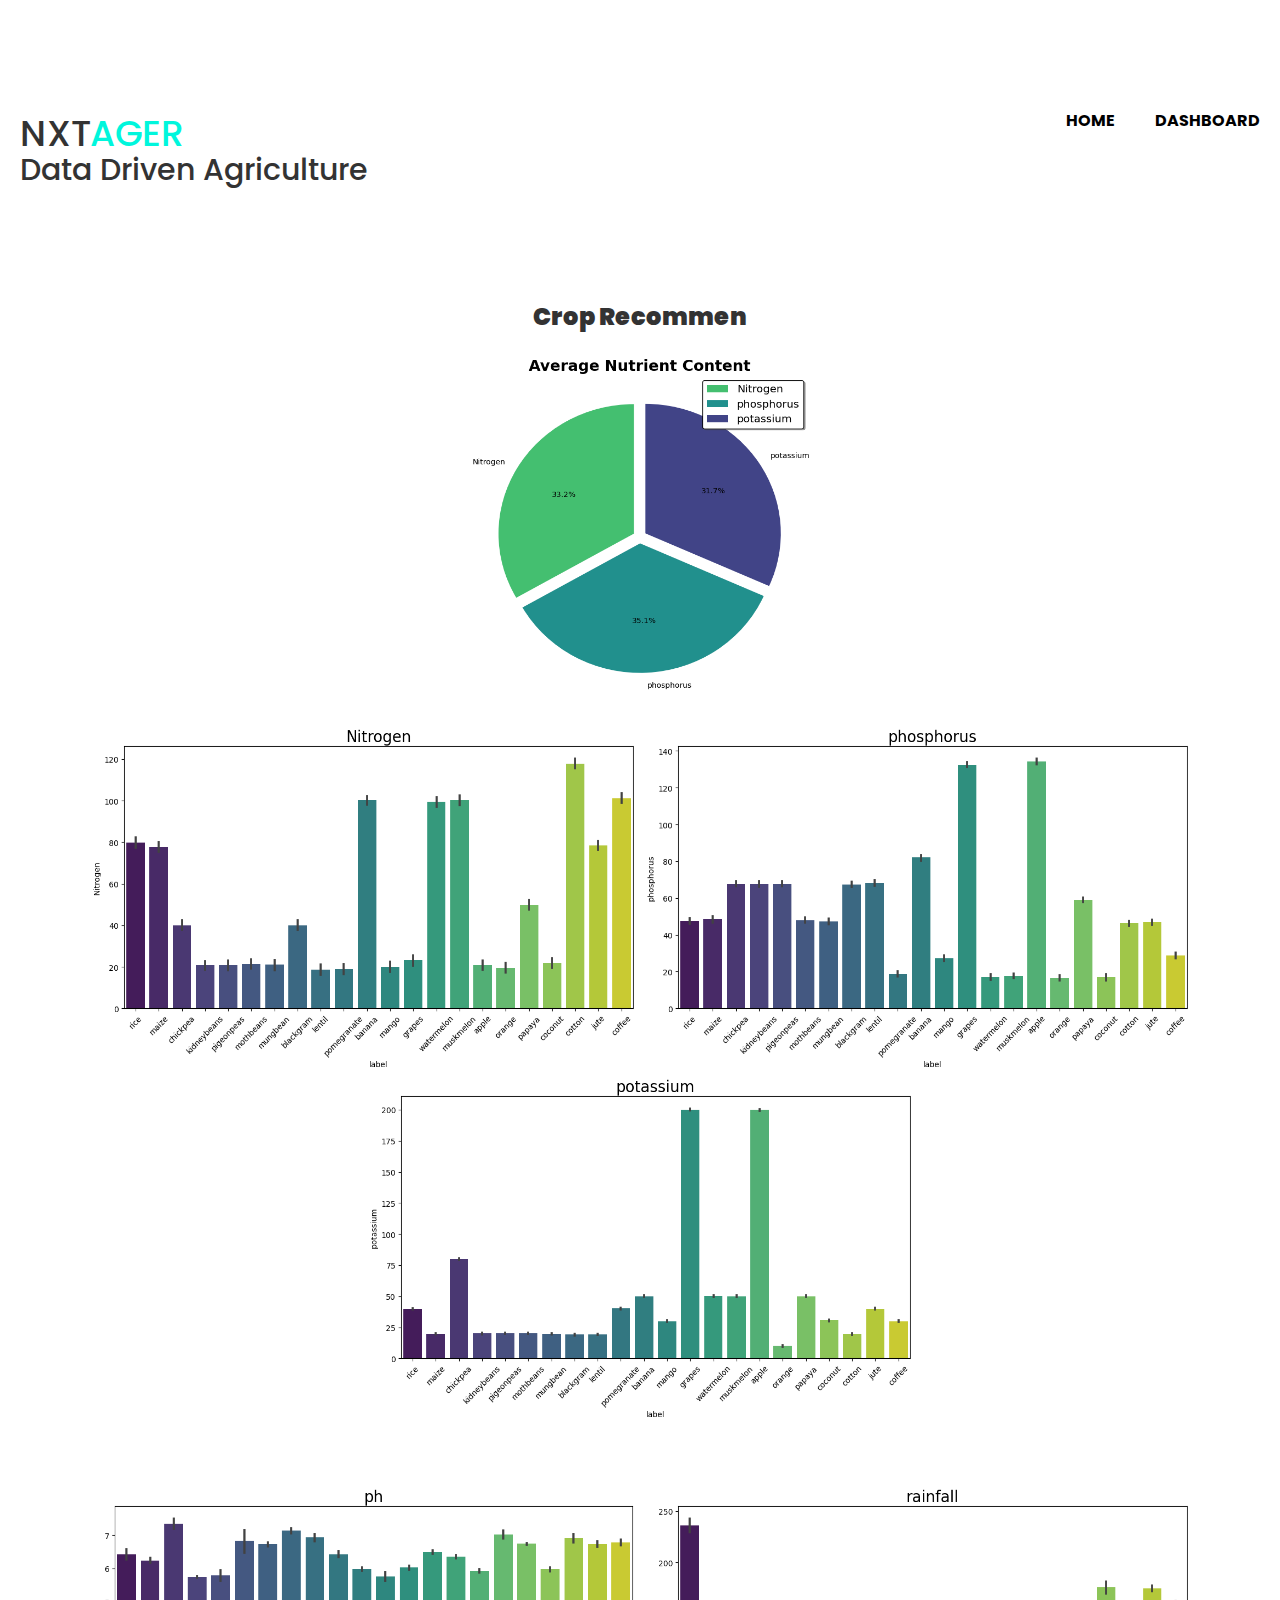
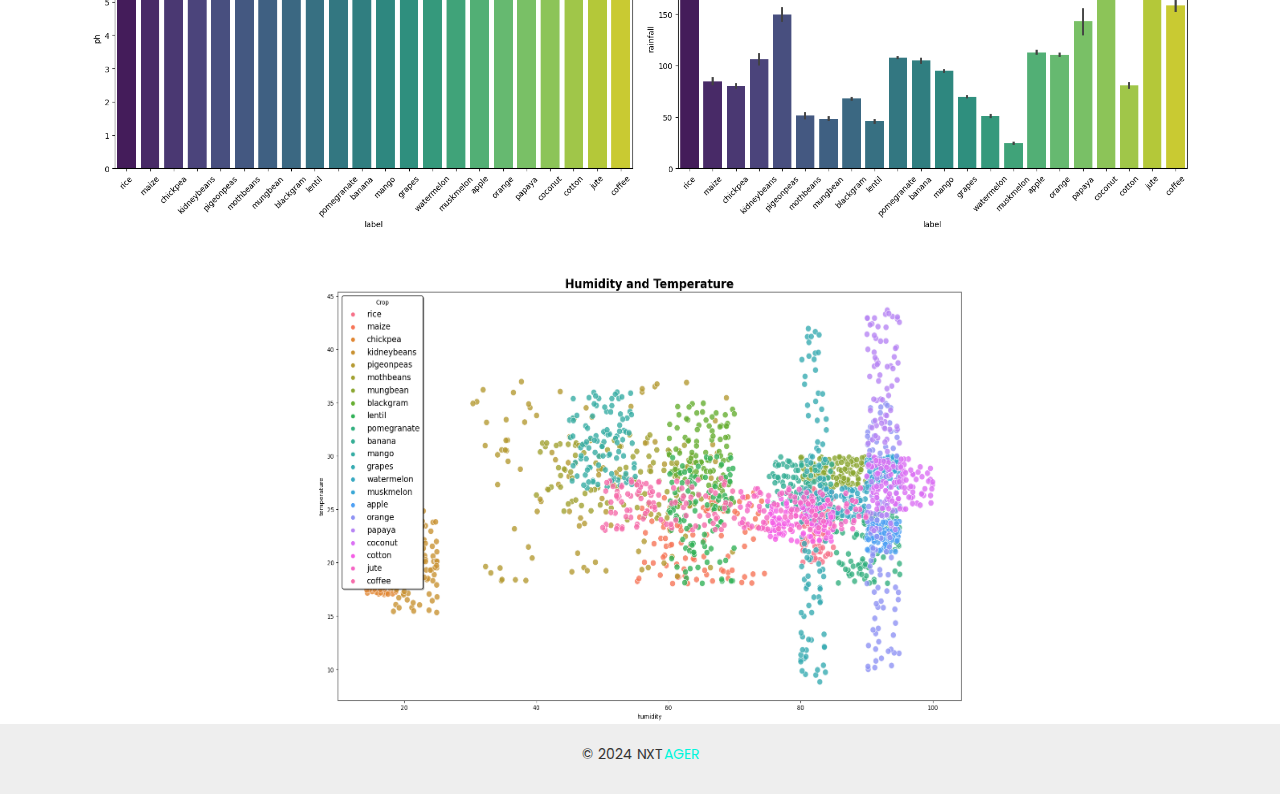
<file: project.html>
<!DOCTYPE html>
<html lang="en">

<head>
    <meta charset="UTF-8">
    <meta name="viewport" content="width=device-width, initial-scale=1.0">
    <title>NXTAGER</title>
    <link rel="stylesheet" href="style.css">
    <link href="https://cdn.jsdelivr.net/npm/bootstrap@5.3.2/dist/css/bootstrap.min.css" rel="stylesheet"
        integrity="sha384-T3c6CoIi6uLrA9TneNEoa7RxnatzjcDSCmG1MXxSR1GAsXEV/Dwwykc2MPK8M2HN" crossorigin="anonymous">
    <script src="https://cdn.jsdelivr.net/npm/bootstrap@5.3.2/dist/js/bootstrap.bundle.min.js"
        integrity="sha384-C6RzsynM9kWDrMNeT87bh95OGNyZPhcTNXj1NW7RuBCsyN/o0jlpcV8Qyq46cDfL"
        crossorigin="anonymous"></script>
    <link rel="stylesheet" href="https://maxcdn.bootstrapcdn.com/bootstrap/3.4.1/css/bootstrap.min.css">
    <link rel="stylesheet"
        href="https://cdnjs.cloudflare.com/ajax/libs/OwlCarousel2/2.3.4/assets/owl.theme.default.min.css">

    <script src="https://unpkg.com/swiper/swiper-bundle.min.js"></script>
    <link rel="stylesheet" href="https://cdnjs.cloudflare.com/ajax/libs/font-awesome/6.0.0/css/all.min.css">
    <script src="https://ajax.googleapis.com/ajax/libs/jquery/3.7.1/jquery.min.js"></script>
    <script src="https://maxcdn.bootstrapcdn.com/bootstrap/3.4.1/js/bootstrap.min.js"></script>

    <script src="script.js"></script>

    <style>
        #back-to-top {
            position: fixed;
            bottom: 20px;
            right: 20px;
            display: none;
            cursor: pointer;
        }

        #typewriter-container {
            font-size: 24px;
            font-weight: 900;
            overflow: hidden;
            white-space: nowrap;
            animation: blink-caret 0.75s step-end infinite;
            text-align: center;
            position: relative;
        }

        .cont {
            display: flex;
            justify-content: center;
            align-items: center;
            height: 300px;
            background-color: aliceblue;
            padding: 5px;
            transition: all 1s;
            position: relative;

        }



        .benef {
            display: flex;
            flex-direction: column;
            align-items: center;
            background-color: #feffff;
            color: black;
            height: 300px;
            margin-bottom: 10px;
            margin-top: 10px;
            gap: 10px;
            box-shadow: 2px 2px 2px 2px #eee;
        }

        .cc {
            overflow: hidden;

            position: relative;
            padding: 10px;

        }



        .promoter-details {
            margin-top: 30px;
        }

        .promoter {
            margin-bottom: 20px;
        }

        .card-img-top {
            object-fit: cover;
            max-height: 300px;
        }


        @keyframes blink-caret {

            from,
            to {
                border-color: transparent;
            }

            50% {
                border-color: #333;
            }
        }

        .image-container {
            text-align: center;
        }
    </style>
</head>

<body>

    <nav class="header">
        <div class="logo">

            <h1>NXT<span style="color: #00f6dc;">AGER</span><br>
                <p style="font-size: smaller;">Data Driven Agriculture</p>
            </h1>


        </div>

        <ul>
            <li><a href="index.html">HOME</a></li>
            <li><a href="project.html">DASHBOARD</a></li>
        </ul>
    </nav>


    <section>

        <div style="width: 100%;
            align-items: center;
            text-align: center;" id="typewriter-container">
        </div><br>
    </section>


    <div class="image-container">
        <img src="averagenutrient.png" height="350px" width="350px" alt=""><br><br>

        <img src="nitrogen.png" height="350px" width="550px" alt="">

        <img src="phosphorous.png" height="350px" width="550px" alt="">

        <img src="potassium.png" height="350px" width="550px" alt=""><br><br><br><br>

        <img src="ph.png" height="350px" width="550px" alt="">

        <img src="rainfall.png" height="350px" width="550px" alt=""><br><br><br>

        <img src="humidity and temperature.png" height="450px" width="650px"><br>




    </div>

    <div id="back-to-top">
        <i class="fas fa-arrow-up fa-2x"></i>
    </div>

    <footer>
        <p>&copy; 2024 NXT<span style="color: #00f6dc;">AGER</span></p>
    </footer>



    <script>
        // Back to Top Button Script
        $(document).ready(function () {
            $(window).scroll(function () {
                if ($(this).scrollTop() > 50) {
                    $('#back-to-top').fadeIn();
                } else {
                    $('#back-to-top').fadeOut();
                }
            });

            $('#back-to-top').click(function () {
                $('html, body').animate({ scrollTop: 0 }, 300);
                return false;
            });
        });
    </script>


    <script>
        const phrases = ["Crop Recommendation Dashboard", "Crop Recommendation Dashboard"];
        const typewriterContainer = document.getElementById('typewriter-container');
        let currentPhraseIndex = 0;

        function typeText() {
            const currentPhrase = phrases[currentPhraseIndex];

            for (let i = 0; i < currentPhrase.length; i++) {
                setTimeout(() => {
                    typewriterContainer.textContent += currentPhrase[i];
                }, i * 59); // Adjust the typing speed by changing the delay (100ms in this case)
            }

            // Move to the next phrase after typing is complete
            setTimeout(() => {
                eraseText();
            }, currentPhrase.length * 100 + 42); // Adjust the delay between phrases (1000ms in this case)
        }

        function eraseText() {
            const currentPhrase = phrases[currentPhraseIndex];

            for (let i = currentPhrase.length; i > 0; i--) {
                setTimeout(() => {
                    typewriterContainer.textContent = currentPhrase.substring(0, i - 1);
                }, (currentPhrase.length - i) * 40); // Adjust the erasing speed by changing the delay (50ms in this case)
            }

            // Move to the next phrase after erasing is complete
            setTimeout(() => {
                currentPhraseIndex = (currentPhraseIndex + 1) % phrases.length;
                typeText();
            }, currentPhrase.length * 50 + 100); // Adjust the delay between phrases (500ms in this case)
        }

        typeText();




    </script>
    <!-- mixitup -->




</body>

</html>
</file>
<file: style.css>
@import url('https://fonts.googleapis.com/css2?family=Poppins:wght@200;300;400;500;600;700&display=swap');


* {
  margin: 0;
  padding: 0;
  box-sizing: border-box;
  font-family: "Poppins", sans-serif;
}

body {
  justify-content: center;
}



.header {
  background-color: #fff;
  display: flex;
  height: 300px;
  flex-direction: row;
  justify-content: space-between;
  align-items: center;

}

.logo {
  display: flex;
  align-items: center;
}

.logo {
  width: 500px;
  height: 200px;
  margin-left: 20px;
}

.header ul {

  list-style: none;
  margin: 0;
  padding: 0;
  display: flex;
  flex-direction: row;
}

.header li {

  padding: 10px;
  height: 100px;
  margin: 10px;
}

.header a {
  color: #000;
  text-decoration: none;
  font-weight: bold;
  font-size: medium;
}

.header a:hover {
  text-decoration: none;
  text-emphasis: 10px;
  transition: all 0.1s ease-in-out;
  color: rgb(231, 160, 67);
}



.hero {
  background-image: url("background.jpg");
  background-size: cover;
  background-position: center;
  height: 400px;
  display: flex;
  flex-direction: column;
  justify-content: center;
  align-items: center;
  padding: 0px 0px;
}

.hero .content {
  text-align: center;
  color: #0c0c0c;
}



.hero h1 {
  font-size: 4em;
  margin-bottom: 20px;
  animation: fadeInUp 1s ease-in-out;
}

.hero p {
  font-size: 2em;
  line-height: 1.5;
  animation: fadeInUp 1.5s ease-in-out;
}



/* effects */

.typewriter-container {
  overflow: hidden;
  width: 100%;
}

.typewriter-text {
  overflow: hidden;
  justify-content: center;
  white-space: nowrap;
  font-size: 34px;
  margin-left: 40px;

  text-align: center;


  letter-spacing: 0.1em;

}


#back-to-top {
  position: fixed;
  bottom: 20px;
  right: 20px;
  display: none;
  cursor: pointer;
}


.cont {
  display: flex;
  flex-direction: row;
  justify-content: center;
  height: 300px;
  align-items: center;
  background-color: rgb(192, 203, 212);
  transition: all 1s;
  position: relative;
}




/*footer*/

footer {
  bottom: 0;
  background-color: #eee;
  text-align: center;
  padding: 10px;
}



.hero {
  background-image: url("bg.jpg");
  background-size: cover;
  background-position: center;
  height: 500px;
  display: flex;
  flex-direction: column;
  justify-content: center;
  align-items: center;
  padding: 0 40px;
  color: #fff;
  text-align: center;
}

.hero p {
  color: wheat;
}


.benefits {
  display: flex;
  flex-direction: column;
  align-items: center;
  padding: 30px 0;
}

.benefits h2 {
  text-align: center;
  margin-bottom: 20px;
  font-size: xx-large;
}

.benefits ul {
  list-style: none;
  margin: 0;
  padding: 0;
}

.benefits li {
  padding: 15px;
  border: 2px solid #0d0d0d;
  border-radius: 10px;
  text-align: center;
  font-size: x-large;
  margin-bottom: 20px;
  animation: fadeInUP 5s ease-in infinite;
}

.text-animation {
  padding: 50px 0;
  opacity: 0;
  transform: translateY(20px);
  animation: fadeInUP 1s ease-in-out 0.5s forwards;
}

@keyframes fadeInUP {
  from {
    opacity: 0;
    transform: translateY(20px);
  }

  to {
    opacity: 1;
    transform: translateY(0);
  }
}

.animated-text {
  transform: translateY(20px);
  text-align: center;
  border: 1px #000;
  animation: fadeInUp 1s ease-in-out 2s forwards;
}



@keyframes fadeInUp {
  from {
    opacity: 0;
    transform: translateY(20px);
  }

  to {
    opacity: 1;
    transform: translateY(0);
  }
}

footer {
  background-color: #eee;
  text-align: center;
  padding: 20px;
  width: 100%;
  bottom: 0;
}



@media only screen and (max-width: 768px) {
  .header {
    height: auto;
    flex-direction: column;
    align-items: center;
  }


  .logo {
    width: 100%;
    height: auto;
    margin-left: 0;
  }

  .header ul {
    margin-top: 20px;
  }

  .header a {
    font-size: small;
    font-weight: bolder;
  }

  .header a:hover {
    color: chocolate;
  }

  .hero {
    height: auto;
  }

  .hero h1 {
    font-size: 1.5em;
    margin-bottom: 10px;
  }

  .hero p {
    font-size: 1em;
  }

  .typewriter-container {
    width: 100%;
    text-align: center;
  }

  .typewriter-text {
    margin-left: 0;
    padding-left: 0;
    text-align: center;
  }

  .typewriter-text h2 {
    margin-top: 30px;
    font-size: medium;
    font-weight: 500;
  }

  .cont {
    margin-top: 30px;
    height: auto;
    font-weight: 400;
    font-size: x-small;
    padding-left: 5px;
    text-align: center;
    flex-direction: column-reverse;
  }



  .image-container {
    display: flex;
    flex-direction: column;
    align-items: center;

    text-align: center;

    object-fit: contain;
  }

  .image-container .img {
    height: 350px;
    width: 350px;
  }

}
</file>
